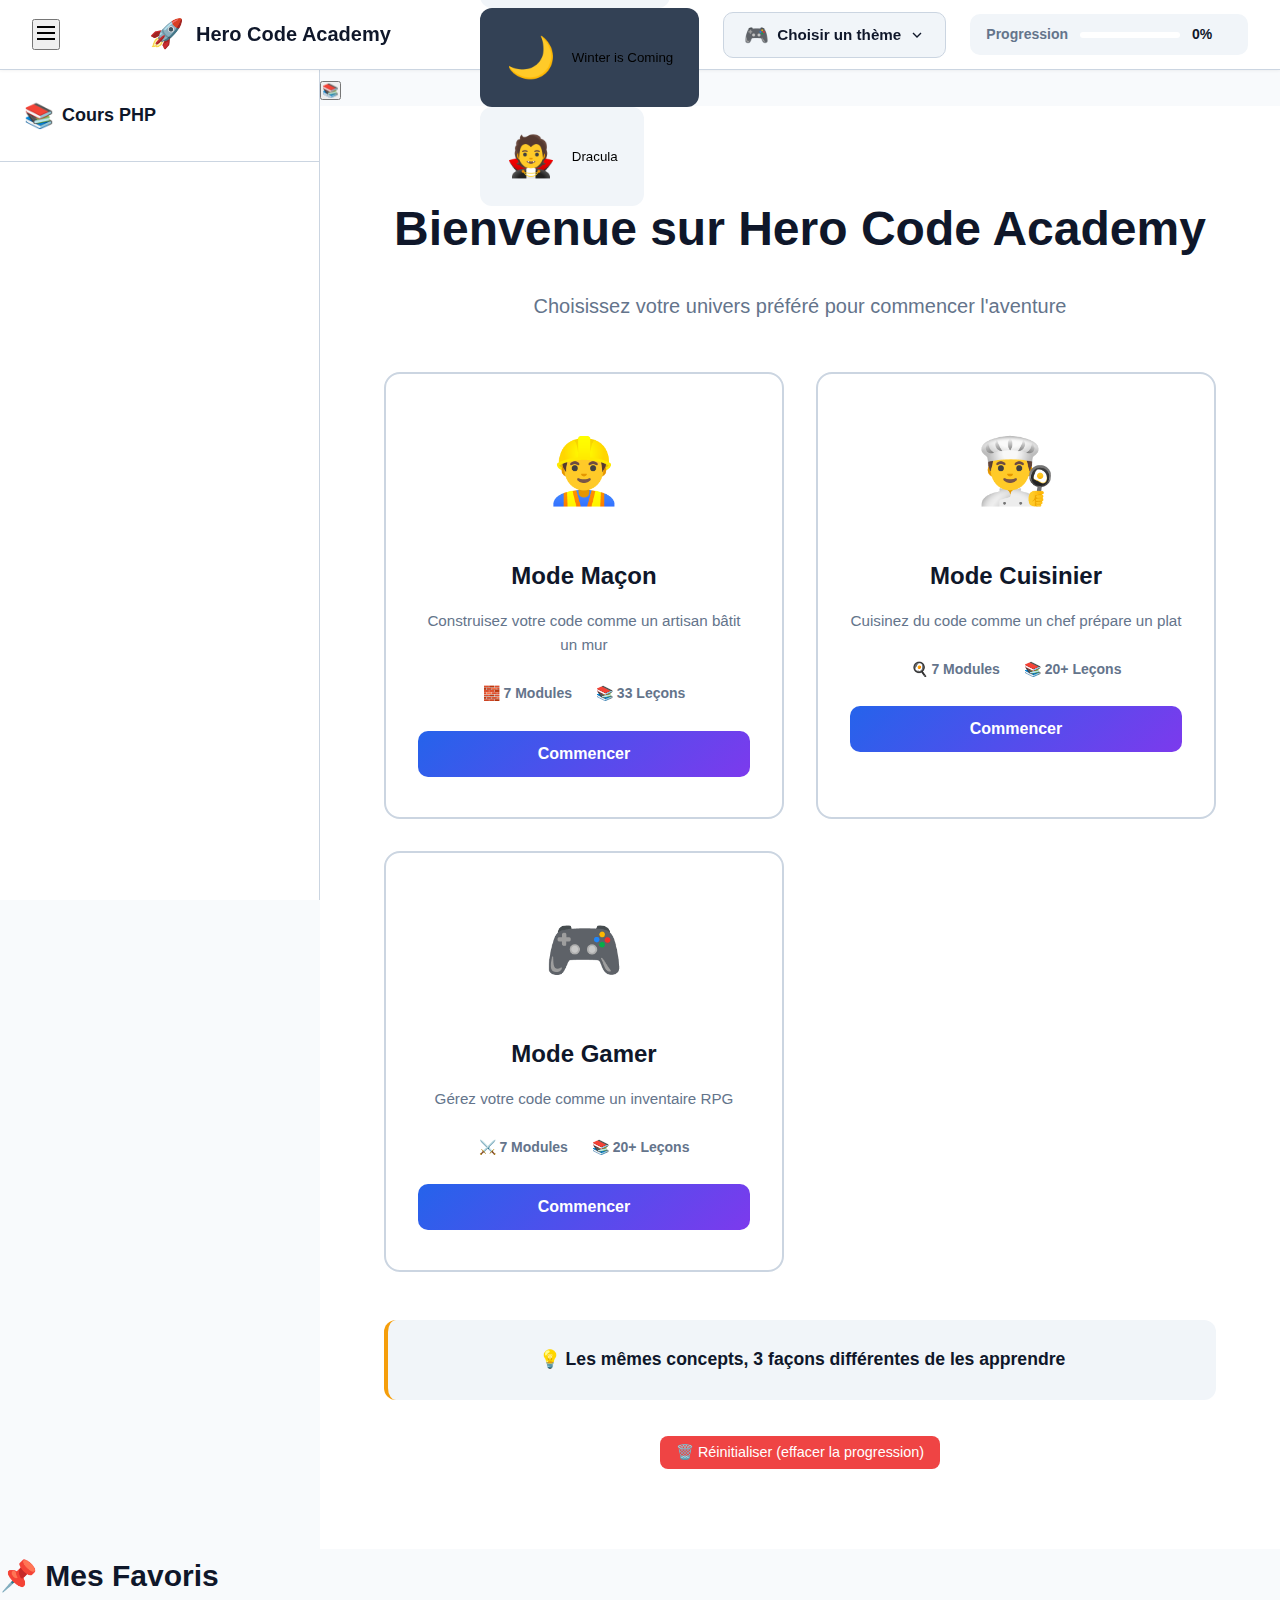
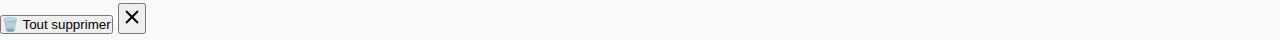
<file: cours.html>
<!DOCTYPE html>
<html lang="fr">
<head>
    <meta charset="UTF-8">
    <meta name="viewport" content="width=device-width, initial-scale=1.0">
    <title>Cours PHP -Hero Code Academy</title>
    <link rel="stylesheet" href="cours-style.css">
</head>
<body>
    <!-- Barre de progression de lecture -->
    <div class="scroll-progress-bar" id="scrollProgressBar"></div>

    <!-- Navigation principale -->
    <nav class="main-nav">
        <div class="nav-container">
            <button class="mobile-menu-btn" id="mobileMenuBtn" title="Menu">
                <svg width="24" height="24" viewBox="0 0 24 24" fill="none" stroke="currentColor" stroke-width="2">
                    <line x1="3" y1="12" x2="21" y2="12"></line>
                    <line x1="3" y1="6" x2="21" y2="6"></line>
                    <line x1="3" y1="18" x2="21" y2="18"></line>
                </svg>
            </button>
            <a href="index.html" class="logo">
                <span class="logo-icon">🚀</span>
                <span class="logo-text">Hero Code Academy</span>
            </a>
            <div class="nav-actions">
                <div class="theme-dropdown">
                    <button class="theme-toggle-btn" id="themeToggleBtn" title="Choisir le thème de couleur">
                        <span class="theme-icon" id="themeIcon">🌙</span>
                        <span class="theme-label" id="themeLabel">Clair</span>
                        <svg class="dropdown-arrow" width="12" height="12" viewBox="0 0 24 24" fill="none" stroke="currentColor" stroke-width="2">
                            <polyline points="6 9 12 15 18 9"></polyline>
                        </svg>
                    </button>
                    <div class="theme-menu" id="themeMenu">
                        <button class="theme-option" data-theme="light">
                            <span class="theme-option-icon">🌙</span>
                            <span class="theme-option-name">Thème Clair</span>
                        </button>
                        <button class="theme-option" data-theme="dark">
                            <span class="theme-option-icon">🌙</span>
                            <span class="theme-option-name">Winter is Coming</span>
                        </button>
                        <button class="theme-option" data-theme="dracula">
                            <span class="theme-option-icon">🧛</span>
                            <span class="theme-option-name">Dracula</span>
                        </button>
                    </div>
                </div>
                <button class="theme-selector-btn" id="themeSelectorBtn">
                    <span id="currentThemeIcon">🎮</span>
                    <span id="currentThemeName">Choisir un thème</span>
                    <svg width="16" height="16" viewBox="0 0 24 24" fill="none" stroke="currentColor" stroke-width="2">
                        <polyline points="6 9 12 15 18 9"></polyline>
                    </svg>
                </button>
                <div class="progress-indicator">
                    <span class="progress-text">Progression</span>
                    <div class="progress-bar-mini">
                        <div class="progress-fill-mini" id="progressFillMini"></div>
                    </div>
                    <span class="progress-percent" id="progressPercent">0%</span>
                </div>
            </div>
        </div>
    </nav>

    <!-- Conteneur principal -->
    <div class="main-container">
        <!-- Sidebar de navigation -->
        <aside class="sidebar" id="sidebar">
            <div class="sidebar-header">
                <h2>
                    <span id="sidebarThemeIcon">📚</span>
                    <span id="sidebarThemeTitle">Cours PHP</span>
                </h2>
                <button class="sidebar-toggle" id="sidebarToggle" title="Masquer/Afficher la barre latérale">
                    <svg width="24" height="24" viewBox="0 0 24 24" fill="none" stroke="currentColor" stroke-width="2" stroke-linecap="round" stroke-linejoin="round">
                        <polyline points="15 18 9 12 15 6"></polyline>
                    </svg>
                </button>
            </div>

            <div class="sidebar-content" id="sidebarContent">
                <!-- Les modules seront injectés ici par JavaScript -->
            </div>
        </aside>

        <!-- Contenu principal -->
        <main class="content-area">
            <!-- Bouton flottant pour accéder aux cours sur mobile -->
            <button class="floating-courses-btn" id="floatingCoursesBtn" title="Voir tous les cours">
                📚
            </button>

            <div class="lesson-container" id="lessonContainer">
                <!-- État initial : sélection du thème -->
                <div class="welcome-screen" id="welcomeScreen">
                    <div class="welcome-content">
                        <h1>Bienvenue sur Hero Code Academy</h1>
                        <p class="welcome-subtitle">Choisissez votre univers préféré pour commencer l'aventure</p>

                        <!-- Bouton Continuer (affiché si progression existante) -->
                        <div id="continueSection" style="display: none; margin-bottom: 2rem;">
                            <button class="btn-continue" onclick="continueLastLesson()">
                                ▶️ Continuer où vous en étiez
                            </button>
                            <div id="lastLessonInfo" style="margin-top: 1rem; padding: 1rem; background: var(--bg-tertiary); border-radius: 8px; font-size: 0.9rem;">
                            </div>
                        </div>

                        <div class="theme-cards">
                            <div class="theme-card" data-theme="macon">
                                <div class="theme-card-icon">👷‍♂️</div>
                                <h3>Mode Maçon</h3>
                                <p>Construisez votre code comme un artisan bâtit un mur</p>
                                <div class="theme-stats">
                                    <span>🧱 7 Modules</span>
                                    <span>📚 33 Leçons</span>
                                </div>
                                <button class="btn-select-theme" onclick="selectTheme('macon')">
                                    Commencer
                                </button>
                            </div>

                            <div class="theme-card" data-theme="cuisinier">
                                <div class="theme-card-icon">👨‍🍳</div>
                                <h3>Mode Cuisinier</h3>
                                <p>Cuisinez du code comme un chef prépare un plat</p>
                                <div class="theme-stats">
                                    <span>🍳 7 Modules</span>
                                    <span>📚 20+ Leçons</span>
                                </div>
                                <button class="btn-select-theme" onclick="selectTheme('cuisinier')">
                                    Commencer
                                </button>
                            </div>

                            <div class="theme-card" data-theme="gamer">
                                <div class="theme-card-icon">🎮</div>
                                <h3>Mode Gamer</h3>
                                <p>Gérez votre code comme un inventaire RPG</p>
                                <div class="theme-stats">
                                    <span>⚔️ 7 Modules</span>
                                    <span>📚 20+ Leçons</span>
                                </div>
                                <button class="btn-select-theme" onclick="selectTheme('gamer')">
                                    Commencer
                                </button>
                            </div>
                        </div>

                        <div class="welcome-note">
                            <p>💡 Les mêmes concepts, 3 façons différentes de les apprendre</p>
                        </div>

                        <!-- Bouton de débogage pour effacer le cache -->
                        <div style="margin-top: 2rem; text-align: center;">
                            <button onclick="clearCache()" style="padding: 0.5rem 1rem; background: #ef4444; color: white; border: none; border-radius: 8px; cursor: pointer; font-size: 0.9rem;">
                                🗑️ Réinitialiser (effacer la progression)
                            </button>
                        </div>
                    </div>
                </div>

                <!-- Zone de chargement -->
                <div class="loading-state" id="loadingState" style="display: none;">
                    <div class="loader"></div>
                    <p>Chargement du cours...</p>
                </div>

                <!-- Zone d'erreur -->
                <div class="error-state" id="errorState" style="display: none;">
                    <div class="error-icon">⚠️</div>
                    <h3>Oups ! Une erreur s'est produite</h3>
                    <p id="errorMessage"></p>
                    <button class="btn-retry" onclick="location.reload()">Réessayer</button>
                </div>

                <!-- Contenu de la leçon -->
                <article class="lesson-content" id="lessonContent" style="display: none;">
                    <div class="lesson-header">
                        <div class="lesson-meta">
                            <span class="lesson-module" id="lessonModule"></span>
                            <span class="lesson-duration" id="lessonDuration"></span>
                        </div>
                        <h1 class="lesson-title" id="lessonTitle"></h1>
                    </div>

                    <div class="lesson-body" id="lessonBody">
                        <!-- Le contenu Markdown sera affiché ici -->
                    </div>

                    <div class="lesson-footer">
                        <div class="lesson-actions">
                            <button class="btn-nav btn-prev" id="btnPrev" onclick="navigatePrev()">
                                <svg width="20" height="20" viewBox="0 0 24 24" fill="none" stroke="currentColor" stroke-width="2">
                                    <polyline points="15 18 9 12 15 6"></polyline>
                                </svg>
                                Précédent
                            </button>
                            <button class="btn-complete" id="btnComplete" onclick="markComplete()">
                                <svg width="20" height="20" viewBox="0 0 24 24" fill="none" stroke="currentColor" stroke-width="2">
                                    <polyline points="20 6 9 17 4 12"></polyline>
                                </svg>
                                Marquer comme terminé
                            </button>
                            <button class="btn-bookmark" id="btnBookmark" onclick="app.toggleBookmark(app.currentTheme, app.currentLesson.moduleId, app.currentLesson.id, app.currentLesson.title, coursesData[app.currentTheme].modules.find(m => m.id === app.currentLesson.moduleId).title)">
                                <svg width="20" height="20" viewBox="0 0 24 24" fill="none" stroke="currentColor" stroke-width="2">
                                    <polygon points="12 2 15.09 8.26 22 9.27 17 14.14 18.18 21.02 12 17.77 5.82 21.02 7 14.14 2 9.27 8.91 8.26 12 2"></polygon>
                                </svg>
                                Ajouter aux favoris
                            </button>
                            <button class="btn-nav btn-next" id="btnNext" onclick="navigateNext()">
                                Suivant
                                <svg width="20" height="20" viewBox="0 0 24 24" fill="none" stroke="currentColor" stroke-width="2">
                                    <polyline points="9 18 15 12 9 6"></polyline>
                                </svg>
                            </button>
                        </div>
                    </div>
                </article>
            </div>
        </main>
    </div>

    <!-- Modal de sélection de thème -->
    <div class="modal" id="themeModal" style="display: none;">
        <div class="modal-backdrop" onclick="closeThemeModal()"></div>
        <div class="modal-content">
            <div class="modal-header">
                <h2>Changer de thème</h2>
                <button class="modal-close" onclick="closeThemeModal()">
                    <svg width="24" height="24" viewBox="0 0 24 24" fill="none" stroke="currentColor" stroke-width="2">
                        <line x1="18" y1="6" x2="6" y2="18"></line>
                        <line x1="6" y1="6" x2="18" y2="18"></line>
                    </svg>
                </button>
            </div>
            <div class="modal-body">
                <p class="modal-description">Votre progression sera conservée. Vous pourrez revenir à ce thème à tout moment.</p>
                <div class="theme-options">
                    <div class="theme-option" onclick="changeMode('macon')">
                        <span class="theme-option-icon">👷‍♂️</span>
                        <div class="theme-option-info">
                            <h4>Mode Maçon</h4>
                            <p>Construisez votre code</p>
                        </div>
                    </div>
                    <div class="theme-option" onclick="changeMode('cuisinier')">
                        <span class="theme-option-icon">👨‍🍳</span>
                        <div class="theme-option-info">
                            <h4>Mode Cuisinier</h4>
                            <p>Cuisinez du code</p>
                        </div>
                    </div>
                    <div class="theme-option" onclick="changeMode('gamer')">
                        <span class="theme-option-icon">🎮</span>
                        <div class="theme-option-info">
                            <h4>Mode Gamer</h4>
                            <p>Gérez votre inventaire</p>
                        </div>
                    </div>
                </div>
            </div>
        </div>
    </div>

    <!-- Panneau Bookmarks (Slide-in) -->
    <div class="bookmarks-panel" id="bookmarksPanel">
        <div class="bookmarks-panel-overlay" onclick="app.closeBookmarksPanel()"></div>
        <div class="bookmarks-panel-content">
            <div class="bookmarks-panel-header">
                <h2>📌 Mes Favoris</h2>
                <div class="bookmarks-panel-actions">
                    <button class="bookmarks-clear-all" id="bookmarksClearAll" onclick="app.clearAllBookmarks()" title="Supprimer tous les favoris">
                        🗑️ Tout supprimer
                    </button>
                    <button class="bookmarks-panel-close" onclick="app.closeBookmarksPanel()">
                        <svg width="24" height="24" viewBox="0 0 24 24" fill="none" stroke="currentColor" stroke-width="2">
                            <line x1="18" y1="6" x2="6" y2="18"></line>
                            <line x1="6" y1="6" x2="18" y2="18"></line>
                        </svg>
                    </button>
                </div>
            </div>
            <div class="bookmarks-panel-body" id="bookmarksPanelContent">
                <!-- Contenu généré par JavaScript -->
            </div>
        </div>
    </div>

    <!-- Bouton flottant Favoris (Mobile) -->
    <button class="floating-bookmarks-btn" id="floatingBookmarksBtn" onclick="app.openBookmarksPanel()" title="Mes favoris" style="display: none;">
        ⭐
        <span class="floating-bookmarks-count" id="floatingBookmarksCount">0</span>
    </button>

    <!-- Scripts -->
    <script src="mobile-menu.js"></script>
    <script src="theme-toggle.js"></script>
    <script src="courses.js"></script>
    <script src="markdown-parser.js"></script>
    <script src="scroll-progress.js"></script>
    <script src="cours-app.js"></script>
</body>
</html>
</file>
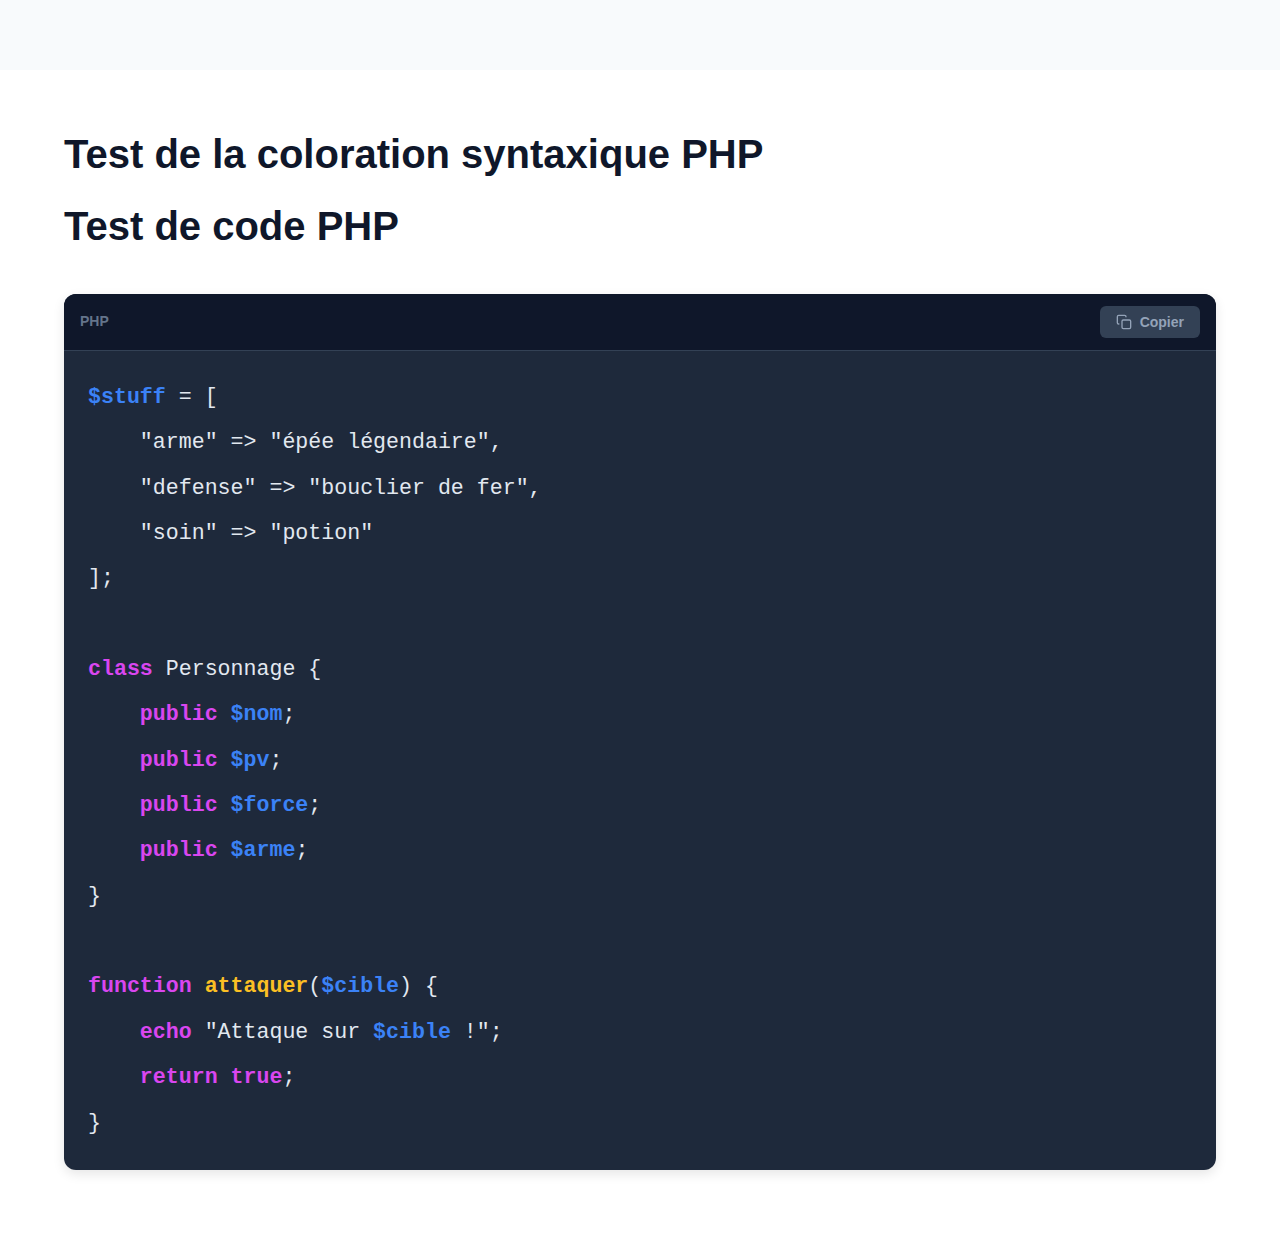
<file: test-syntax.html>
<!DOCTYPE html>
<html lang="fr">
<head>
    <meta charset="UTF-8">
    <meta name="viewport" content="width=device-width, initial-scale=1.0">
    <title>Test Coloration Syntaxique</title>
    <link rel="stylesheet" href="cours-style.css">
</head>
<body>
    <div class="main-container">
        <main class="content-area">
            <div class="lesson-container">
                <h1>Test de la coloration syntaxique PHP</h1>

                <div id="testContainer"></div>
            </div>
        </main>
    </div>

    <script src="markdown-parser.js"></script>
    <script>
        const parser = new MarkdownParser();

        const markdown = `
# Test de code PHP

\`\`\`php
$stuff = [
    "arme" => "épée légendaire",
    "defense" => "bouclier de fer",
    "soin" => "potion"
];

class Personnage {
    public $nom;
    public $pv;
    public $force;
    public $arme;
}

function attaquer($cible) {
    echo "Attaque sur $cible !";
    return true;
}
\`\`\`
`;

        const html = parser.parse(markdown);
        console.log("HTML généré:", html);
        document.getElementById('testContainer').innerHTML = html;
    </script>
</body>
</html>
</file>
<file: cours-style.css>
/* Variables CSS */
:root {
    --primary: #2563eb;
    --primary-dark: #1e40af;
    --secondary: #7c3aed;
    --accent: #f59e0b;
    --success: #10b981;
    --danger: #ef4444;
    --dark: #0f172a;
    --gray: #64748b;
    --gray-light: #cbd5e1;
    --gray-lighter: #f1f5f9;
    --light: #f8fafc;
    --white: #ffffff;

    --sidebar-width: 320px;
    --header-height: 70px;
    --transition: all 0.3s cubic-bezier(0.4, 0, 0.2, 1);

    /* Theme colors */
    --theme-macon: #f59e0b;
    --theme-cuisinier: #ef4444;
    --theme-gamer: #8b5cf6;

    /* Light theme (default) */
    --bg-primary: #ffffff;
    --bg-secondary: #f8fafc;
    --bg-tertiary: #f1f5f9;
    --text-primary: #0f172a;
    --text-secondary: #64748b;
    --border-color: #cbd5e1;
    --shadow: rgba(0, 0, 0, 0.05);
}

/* Dark theme */
[data-theme="dark"] {
    --bg-primary: #0f172a;
    --bg-secondary: #1e293b;
    --bg-tertiary: #334155;
    --text-primary: #f8fafc;
    --text-secondary: #cbd5e1;
    --border-color: #475569;
    --shadow: rgba(0, 0, 0, 0.3);
    --gray-lighter: #334155;
    --light: #1e293b;
}

* {
    margin: 0;
    padding: 0;
    box-sizing: border-box;
}

body {
    font-family: -apple-system, BlinkMacSystemFont, 'Segoe UI', Roboto, 'Helvetica Neue', Arial, sans-serif;
    font-size: 20px;
    line-height: 1.8;
    color: var(--text-primary);
    background: var(--bg-secondary);
    overflow-x: hidden;
    transition: background-color 0.3s ease, color 0.3s ease;
}

/* Navigation principale */
.main-nav {
    position: fixed;
    top: 0;
    left: 0;
    right: 0;
    height: var(--header-height);
    background: var(--bg-primary);
    border-bottom: 1px solid var(--border-color);
    z-index: 1000;
    box-shadow: 0 1px 3px var(--shadow);
    transition: background-color 0.3s ease;
}

.nav-container {
    max-width: 100%;
    height: 100%;
    padding: 0 2rem;
    display: flex;
    justify-content: space-between;
    align-items: center;
}

.logo {
    display: flex;
    align-items: center;
    gap: 0.75rem;
    text-decoration: none;
    font-weight: 700;
    font-size: 1.25rem;
    color: var(--text-primary);
    transition: var(--transition);
}

.logo:hover {
    opacity: 0.8;
}

.logo-icon {
    font-size: 1.75rem;
}

.nav-actions {
    display: flex;
    align-items: center;
    gap: 1.5rem;
}

.theme-selector-btn {
    display: flex;
    align-items: center;
    gap: 0.5rem;
    padding: 0.625rem 1.25rem;
    background: var(--bg-tertiary);
    border: 1px solid var(--border-color);
    border-radius: 10px;
    font-size: 0.95rem;
    font-weight: 600;
    color: var(--text-primary);
    cursor: pointer;
    transition: var(--transition);
}

.theme-selector-btn:hover {
    background: var(--bg-primary);
    border-color: var(--primary);
    transform: translateY(-1px);
}

#currentThemeIcon {
    font-size: 1.25rem;
}

.theme-toggle-btn {
    display: flex;
    align-items: center;
    justify-content: center;
    width: 45px;
    height: 45px;
    background: var(--bg-tertiary);
    border: 1px solid var(--border-color);
    border-radius: 50%;
    cursor: pointer;
    transition: var(--transition);
}

.theme-toggle-btn:hover {
    background: var(--bg-primary);
    border-color: var(--primary);
    transform: scale(1.05);
}

.theme-icon {
    font-size: 1.5rem;
    transition: transform 0.3s ease;
}

.theme-toggle-btn:hover .theme-icon {
    transform: rotate(20deg);
}

.progress-indicator {
    display: flex;
    align-items: center;
    gap: 0.75rem;
    padding: 0.5rem 1rem;
    background: var(--bg-tertiary);
    border-radius: 10px;
}

.progress-text {
    font-size: 0.875rem;
    font-weight: 600;
    color: var(--gray);
}

.progress-bar-mini {
    width: 100px;
    height: 6px;
    background: var(--bg-primary);
    border-radius: 3px;
    overflow: hidden;
}

.progress-fill-mini {
    height: 100%;
    background: linear-gradient(90deg, var(--primary), var(--secondary));
    border-radius: 3px;
    transition: width 0.5s ease;
    width: 0%;
}

.progress-percent {
    font-size: 0.875rem;
    font-weight: 700;
    color: var(--text-primary);
    min-width: 40px;
}

/* Conteneur principal */
.main-container {
    display: flex;
    margin-top: var(--header-height);
    min-height: calc(100vh - var(--header-height));
}

/* Sidebar */
.sidebar {
    width: var(--sidebar-width);
    background: var(--bg-primary);
    border-right: 1px solid var(--border-color);
    overflow-y: auto;
    transition: var(--transition);
    position: sticky;
    top: var(--header-height);
    height: calc(100vh - var(--header-height));
}

.sidebar-header {
    display: flex;
    justify-content: space-between;
    align-items: center;
    padding: 1.5rem;
    border-bottom: 1px solid var(--border-color);
    position: sticky;
    top: 0;
    background: var(--bg-primary);
    z-index: 10;
}

.sidebar-header h2 {
    font-size: 1.125rem;
    font-weight: 700;
    color: var(--text-primary);
    display: flex;
    align-items: center;
    gap: 0.5rem;
}

#sidebarThemeIcon {
    font-size: 1.5rem;
}

.sidebar-toggle {
    background: none;
    border: none;
    cursor: pointer;
    padding: 0.5rem;
    color: var(--gray);
    display: none;
}

.sidebar-content {
    padding: 1rem 0;
}

.module {
    margin-bottom: 1.5rem;
}

.module-header {
    display: flex;
    align-items: center;
    justify-content: space-between;
    padding: 1rem 1.5rem;
    background: var(--bg-tertiary);
    cursor: pointer;
    transition: var(--transition);
    user-select: none;
}

.module-header:hover {
    background: var(--border-color);
}

.module-title {
    display: flex;
    align-items: center;
    gap: 0.75rem;
    font-size: 0.95rem;
    font-weight: 700;
    color: var(--text-primary);
}

.module-icon {
    font-size: 1.25rem;
}

.module-toggle {
    width: 20px;
    height: 20px;
    transition: var(--transition);
}

.module.collapsed .module-toggle {
    transform: rotate(-90deg);
}

.module-lessons {
    max-height: 1000px;
    overflow: hidden;
    transition: max-height 0.3s ease;
}

.module.collapsed .module-lessons {
    max-height: 0;
}

.lesson-item {
    display: flex;
    align-items: center;
    gap: 1rem;
    padding: 0.875rem 1.5rem 0.875rem 3rem;
    cursor: pointer;
    transition: var(--transition);
    border-left: 3px solid transparent;
    position: relative;
}

.lesson-item:hover {
    background: var(--bg-tertiary);
}

.lesson-item.active {
    background: var(--primary);
    color: var(--white);
    border-left-color: var(--primary-dark);
}

.lesson-item.completed::before {
    content: '✓';
    position: absolute;
    left: 1rem;
    width: 24px;
    height: 24px;
    background: var(--success);
    color: var(--white);
    border-radius: 50%;
    display: flex;
    align-items: center;
    justify-content: center;
    font-size: 0.75rem;
    font-weight: 700;
}

.lesson-info {
    flex: 1;
}

.lesson-item-title {
    font-size: 1rem;
    font-weight: 600;
}

.lesson-item.active .lesson-item-title {
    color: var(--white);
}

.lesson-item-duration {
    font-size: 0.9rem;
    color: var(--gray);
    margin-top: 0.25rem;
}

.lesson-item.active .lesson-item-duration {
    color: rgba(255,255,255,0.8);
}

/* Style spécial pour "Lis-moi d'abord" */
.lesson-item.important {
    background: linear-gradient(135deg, #fef3c7, #fde68a);
    border-left: 4px solid var(--accent);
    font-weight: 700;
    animation: pulse 2s infinite;
    position: relative;
}

.lesson-item.important::after {
    content: '⚠️ IMPORTANT';
    position: absolute;
    right: 1rem;
    top: 50%;
    transform: translateY(-50%);
    background: var(--accent);
    color: var(--white);
    padding: 0.25rem 0.75rem;
    border-radius: 20px;
    font-size: 0.7rem;
    font-weight: 700;
    text-transform: uppercase;
    letter-spacing: 0.5px;
}

.lesson-item.important:hover {
    background: linear-gradient(135deg, #fde68a, #fcd34d);
    transform: translateX(5px);
}

.lesson-item.important.active {
    background: linear-gradient(135deg, var(--accent), #d97706);
    color: var(--white);
}

.lesson-item.important.active::after {
    background: rgba(255,255,255,0.3);
}

@keyframes pulse {
    0%, 100% {
        box-shadow: 0 0 0 0 rgba(245, 158, 11, 0.4);
    }
    50% {
        box-shadow: 0 0 0 10px rgba(245, 158, 11, 0);
    }
}

/* Contenu principal */
.content-area {
    flex: 1;
    background: var(--bg-secondary);
    overflow-y: auto;
    transition: background-color 0.3s ease;
}

.lesson-container {
    width: 100%;
    padding: 3rem 4rem;
    background: var(--bg-primary);
    transition: background-color 0.3s ease;
}

/* Welcome screen */
.welcome-screen {
    text-align: center;
    padding: 2rem 0;
}

.welcome-content h1 {
    font-size: clamp(2rem, 4vw, 3rem);
    font-weight: 800;
    color: var(--text-primary);
    margin-bottom: 1rem;
}

.welcome-subtitle {
    font-size: 1.25rem;
    color: var(--text-secondary);
    margin-bottom: 3rem;
}

.theme-cards {
    display: grid;
    grid-template-columns: repeat(auto-fit, minmax(280px, 1fr));
    gap: 2rem;
    margin-bottom: 2rem;
}

.theme-card {
    background: var(--bg-primary);
    border: 2px solid var(--border-color);
    border-radius: 16px;
    padding: 2.5rem 2rem;
    text-align: center;
    transition: var(--transition);
    cursor: pointer;
}

.theme-card:hover {
    border-color: var(--primary);
    transform: translateY(-5px);
    box-shadow: 0 10px 30px rgba(0,0,0,0.1);
}

.theme-card-icon {
    font-size: 4rem;
    margin-bottom: 1.5rem;
}

.theme-card h3 {
    font-size: 1.5rem;
    font-weight: 700;
    color: var(--text-primary);
    margin-bottom: 0.75rem;
}

.theme-card p {
    color: var(--text-secondary);
    font-size: 0.95rem;
    margin-bottom: 1.5rem;
    line-height: 1.6;
}

.theme-stats {
    display: flex;
    justify-content: center;
    gap: 1.5rem;
    margin-bottom: 1.5rem;
    font-size: 0.875rem;
    color: var(--gray);
    font-weight: 600;
}

.btn-select-theme {
    width: 100%;
    padding: 0.875rem 1.5rem;
    background: linear-gradient(135deg, var(--primary), var(--secondary));
    color: var(--white);
    border: none;
    border-radius: 10px;
    font-size: 1rem;
    font-weight: 700;
    cursor: pointer;
    transition: var(--transition);
}

.btn-select-theme:hover {
    transform: translateY(-2px);
    box-shadow: 0 8px 20px rgba(37, 99, 235, 0.3);
}

.welcome-note {
    margin-top: 3rem;
    padding: 1.5rem;
    background: var(--bg-tertiary);
    border-radius: 12px;
    border-left: 4px solid var(--accent);
}

.welcome-note p {
    font-size: 1.1rem;
    color: var(--text-primary);
    font-weight: 600;
}

/* Loading state */
.loading-state {
    text-align: center;
    padding: 4rem 2rem;
}

.loader {
    width: 50px;
    height: 50px;
    border: 4px solid var(--gray-light);
    border-top-color: var(--primary);
    border-radius: 50%;
    animation: spin 1s linear infinite;
    margin: 0 auto 1.5rem;
}

@keyframes spin {
    to { transform: rotate(360deg); }
}

/* Error state */
.error-state {
    text-align: center;
    padding: 4rem 2rem;
}

.error-icon {
    font-size: 4rem;
    margin-bottom: 1.5rem;
}

.error-state h3 {
    font-size: 1.75rem;
    color: var(--text-primary);
    margin-bottom: 1rem;
}

.error-state p {
    color: var(--text-secondary);
    margin-bottom: 2rem;
}

.btn-retry {
    padding: 0.875rem 2rem;
    background: var(--primary);
    color: var(--white);
    border: none;
    border-radius: 10px;
    font-size: 1rem;
    font-weight: 600;
    cursor: pointer;
    transition: var(--transition);
}

.btn-retry:hover {
    background: var(--primary-dark);
    transform: translateY(-2px);
}

/* Lesson content */
.lesson-content {
    animation: fadeIn 0.5s ease;
}

@keyframes fadeIn {
    from {
        opacity: 0;
        transform: translateY(20px);
    }
    to {
        opacity: 1;
        transform: translateY(0);
    }
}

.lesson-header {
    margin-bottom: 3rem;
    padding-bottom: 2rem;
    border-bottom: 2px solid var(--border-color);
}

.lesson-meta {
    display: flex;
    align-items: center;
    gap: 1rem;
    margin-bottom: 1rem;
    font-size: 1.05rem;
    font-weight: 600;
}

.lesson-module {
    color: var(--primary);
}

.lesson-duration {
    color: var(--gray);
    display: flex;
    align-items: center;
    gap: 0.5rem;
}

.lesson-duration::before {
    content: '⏱️';
}

.lesson-title {
    font-size: clamp(2.5rem, 5vw, 3rem);
    font-weight: 800;
    color: var(--text-primary);
    line-height: 1.25;
}

/* Markdown styling */
.lesson-body {
    font-size: 1.3rem;
    line-height: 2;
    color: var(--text-primary);
}

.lesson-body h1,
.lesson-body h2,
.lesson-body h3,
.lesson-body h4 {
    font-weight: 700;
    color: var(--text-primary);
    margin: 2.5rem 0 1.25rem;
    line-height: 1.3;
}

.lesson-body h1 { font-size: 2.5rem; }
.lesson-body h2 { font-size: 2.25rem; }
.lesson-body h3 { font-size: 2rem; }
.lesson-body h4 { font-size: 1.75rem; }

.lesson-body p {
    margin-bottom: 1.75rem;
    font-size: 1.3rem;
}

.lesson-body a {
    color: var(--primary);
    text-decoration: none;
    border-bottom: 1px solid var(--primary);
    transition: var(--transition);
}

.lesson-body a:hover {
    color: var(--primary-dark);
    border-bottom-color: var(--primary-dark);
}

.lesson-body ul,
.lesson-body ol {
    margin: 1.75rem 0;
    padding-left: 2.5rem;
    font-size: 1.25rem;
}

.lesson-body li {
    margin-bottom: 1rem;
    line-height: 1.9;
}

.lesson-body blockquote {
    margin: 2.5rem 0;
    padding: 2rem;
    background: var(--bg-tertiary);
    border-left: 5px solid var(--primary);
    border-radius: 10px;
    font-style: italic;
    color: var(--text-secondary);
    font-size: 1.25rem;
    line-height: 1.9;
}

.lesson-body hr {
    margin: 3rem 0;
    border: none;
    border-top: 2px solid var(--border-color);
}

.lesson-body img {
    max-width: 100%;
    height: auto;
    border-radius: 12px;
    margin: 2rem 0;
    box-shadow: 0 4px 12px rgba(0,0,0,0.1);
}

/* Code blocks */
.code-block {
    margin: 2rem 0;
    border-radius: 12px;
    overflow: hidden;
    background: #1e293b;
    box-shadow: 0 4px 12px rgba(0,0,0,0.1);
}

.code-header {
    display: flex;
    justify-content: space-between;
    align-items: center;
    padding: 0.75rem 1rem;
    background: #0f172a;
    border-bottom: 1px solid #334155;
}

.code-lang {
    font-size: 0.875rem;
    font-weight: 700;
    color: #64748b;
    text-transform: uppercase;
}

.copy-btn {
    display: flex;
    align-items: center;
    gap: 0.5rem;
    padding: 0.5rem 1rem;
    background: #334155;
    color: #94a3b8;
    border: none;
    border-radius: 6px;
    font-size: 0.875rem;
    font-weight: 600;
    cursor: pointer;
    transition: var(--transition);
}

.copy-btn:hover {
    background: #475569;
    color: var(--white);
}

.copy-btn.copied {
    background: var(--success);
    color: var(--white);
}

.code-block pre {
    margin: 0;
    padding: 1.5rem;
    overflow-x: auto;
}

.code-block code {
    font-family: 'Consolas', 'Monaco', 'Courier New', monospace;
    font-size: 1.35rem;
    line-height: 2.1;
    color: #e2e8f0;
    font-weight: 500;
}

.inline-code {
    padding: 0.25rem 0.6rem;
    background: var(--bg-tertiary);
    color: var(--danger);
    border-radius: 4px;
    font-family: 'Consolas', 'Monaco', 'Courier New', monospace;
    font-size: 1.05em;
    font-weight: 600;
}

/* Syntax highlighting */
.keyword {
    color: #d946ef !important;
    font-weight: 700 !important;
}
.variable {
    color: #3b82f6 !important;
    font-weight: 600 !important;
}
.string {
    color: #22c55e !important;
}
.comment {
    color: #94a3b8 !important;
    font-style: italic !important;
}
.function {
    color: #fbbf24 !important;
    font-weight: 600 !important;
}
.number {
    color: #f472b6 !important;
    font-weight: 600 !important;
}
.tag,
.php-tag {
    color: #a78bfa !important;
    font-weight: 700 !important;
}

/* Tables */
.markdown-table {
    width: 100%;
    margin: 2rem 0;
    border-collapse: collapse;
    border-radius: 8px;
    overflow: hidden;
    box-shadow: 0 2px 8px var(--shadow);
}

.markdown-table thead {
    background: var(--bg-tertiary);
}

.markdown-table th {
    padding: 1.25rem;
    text-align: left;
    font-weight: 700;
    font-size: 1.25rem;
    color: var(--text-primary);
    border-bottom: 2px solid var(--border-color);
}

.markdown-table td {
    padding: 1.25rem;
    font-size: 1.2rem;
    border-bottom: 1px solid var(--border-color);
    color: var(--text-primary);
}

.markdown-table tbody tr:hover {
    background: var(--bg-tertiary);
}

/* Lesson footer */
.lesson-footer {
    margin-top: 4rem;
    padding-top: 2rem;
    border-top: 2px solid var(--border-color);
}

.lesson-actions {
    display: flex;
    justify-content: space-between;
    align-items: center;
    gap: 1rem;
}

.btn-nav,
.btn-complete {
    display: flex;
    align-items: center;
    gap: 0.5rem;
    padding: 0.875rem 1.5rem;
    border: 2px solid var(--border-color);
    border-radius: 10px;
    font-size: 1rem;
    font-weight: 600;
    cursor: pointer;
    transition: var(--transition);
    background: var(--bg-primary);
    color: var(--text-primary);
}

.btn-nav:hover {
    border-color: var(--primary);
    color: var(--primary);
    transform: translateY(-2px);
}

.btn-nav:disabled {
    opacity: 0.5;
    cursor: not-allowed;
    transform: none;
}

.btn-complete {
    background: linear-gradient(135deg, var(--success), #059669);
    color: var(--white);
    border-color: var(--success);
}

.btn-complete:hover {
    transform: translateY(-2px);
    box-shadow: 0 8px 20px rgba(16, 185, 129, 0.3);
}

.btn-complete.completed {
    background: var(--gray);
    border-color: var(--gray);
}

/* Modal */
.modal {
    position: fixed;
    inset: 0;
    z-index: 2000;
    display: flex;
    align-items: center;
    justify-content: center;
    animation: fadeIn 0.3s ease;
}

.modal-backdrop {
    position: absolute;
    inset: 0;
    background: rgba(0,0,0,0.5);
    backdrop-filter: blur(4px);
}

.modal-content {
    position: relative;
    background: var(--bg-primary);
    border-radius: 16px;
    max-width: 600px;
    width: 90%;
    max-height: 80vh;
    overflow-y: auto;
    box-shadow: 0 20px 60px rgba(0,0,0,0.3);
    animation: slideUp 0.3s ease;
}

@keyframes slideUp {
    from {
        opacity: 0;
        transform: translateY(30px);
    }
    to {
        opacity: 1;
        transform: translateY(0);
    }
}

.modal-header {
    display: flex;
    justify-content: space-between;
    align-items: center;
    padding: 1.5rem 2rem;
    border-bottom: 1px solid var(--border-color);
}

.modal-header h2 {
    font-size: 1.5rem;
    font-weight: 700;
    color: var(--text-primary);
}

.modal-close {
    background: none;
    border: none;
    cursor: pointer;
    padding: 0.5rem;
    color: var(--gray);
    transition: var(--transition);
}

.modal-close:hover {
    color: var(--dark);
    transform: rotate(90deg);
}

.modal-body {
    padding: 2rem;
}

.modal-description {
    color: var(--text-secondary);
    margin-bottom: 2rem;
    line-height: 1.6;
}

.theme-options {
    display: flex;
    flex-direction: column;
    gap: 1rem;
}

.theme-option {
    display: flex;
    align-items: center;
    gap: 1rem;
    padding: 1.5rem;
    background: var(--bg-tertiary);
    border: 2px solid transparent;
    border-radius: 12px;
    cursor: pointer;
    transition: var(--transition);
}

.theme-option:hover {
    background: var(--bg-secondary);
    border-color: var(--primary);
    transform: translateX(5px);
}

.theme-option-icon {
    font-size: 2.5rem;
}

.theme-option-info h4 {
    font-size: 1.125rem;
    font-weight: 700;
    color: var(--text-primary);
    margin-bottom: 0.25rem;
}

.theme-option-info p {
    font-size: 0.9rem;
    color: var(--text-secondary);
}

/* Responsive */
@media (max-width: 1024px) {
    .sidebar {
        width: 280px;
    }

    .lesson-container {
        padding: 2rem 3rem;
    }
}

@media (max-width: 768px) {
    .nav-container {
        padding: 0 1rem;
    }

    .progress-indicator {
        display: none;
    }

    .sidebar {
        position: fixed;
        left: -320px;
        z-index: 999;
        box-shadow: 2px 0 10px rgba(0,0,0,0.1);
    }

    .sidebar.open {
        left: 0;
    }

    .sidebar-toggle {
        display: block;
    }

    .lesson-container {
        padding: 1.5rem 2rem;
    }

    .lesson-actions {
        flex-direction: column;
    }

    .btn-nav,
    .btn-complete {
        width: 100%;
        justify-content: center;
    }

    .theme-cards {
        grid-template-columns: 1fr;
    }
}
</file>
